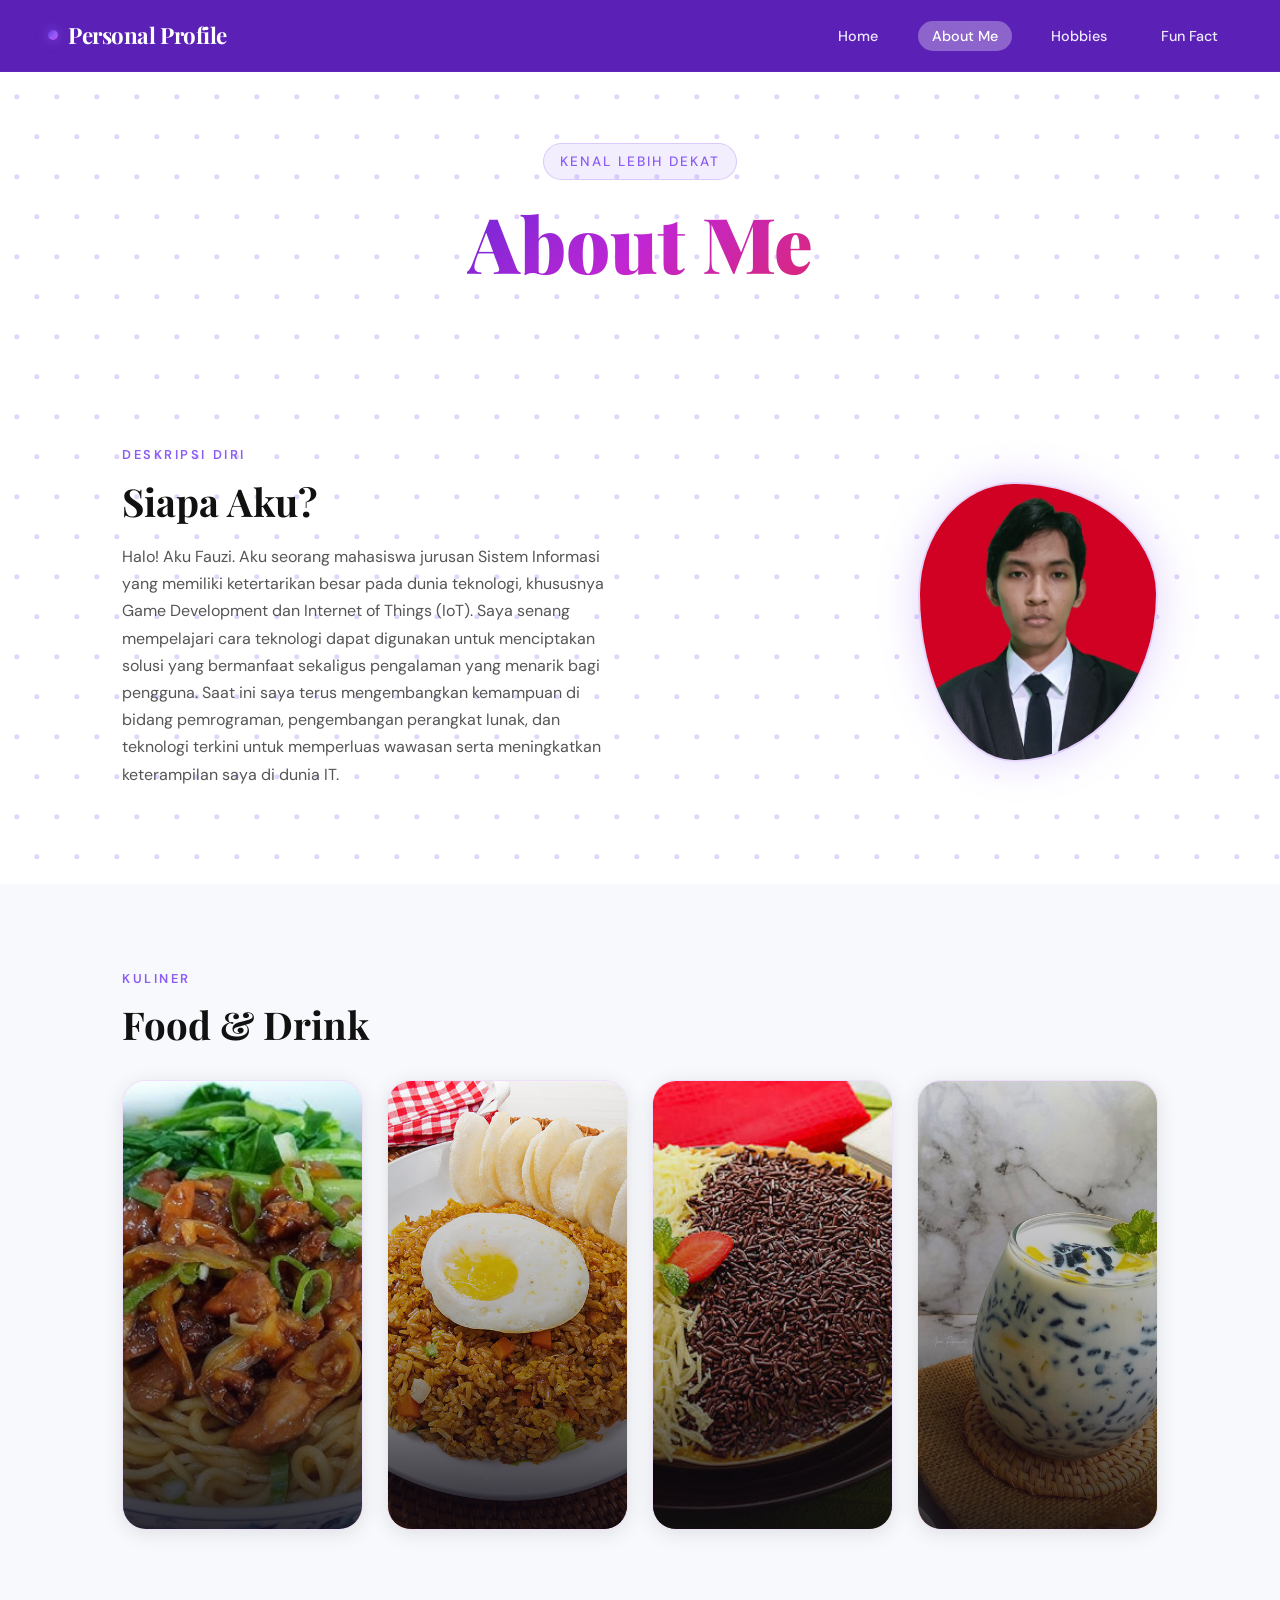
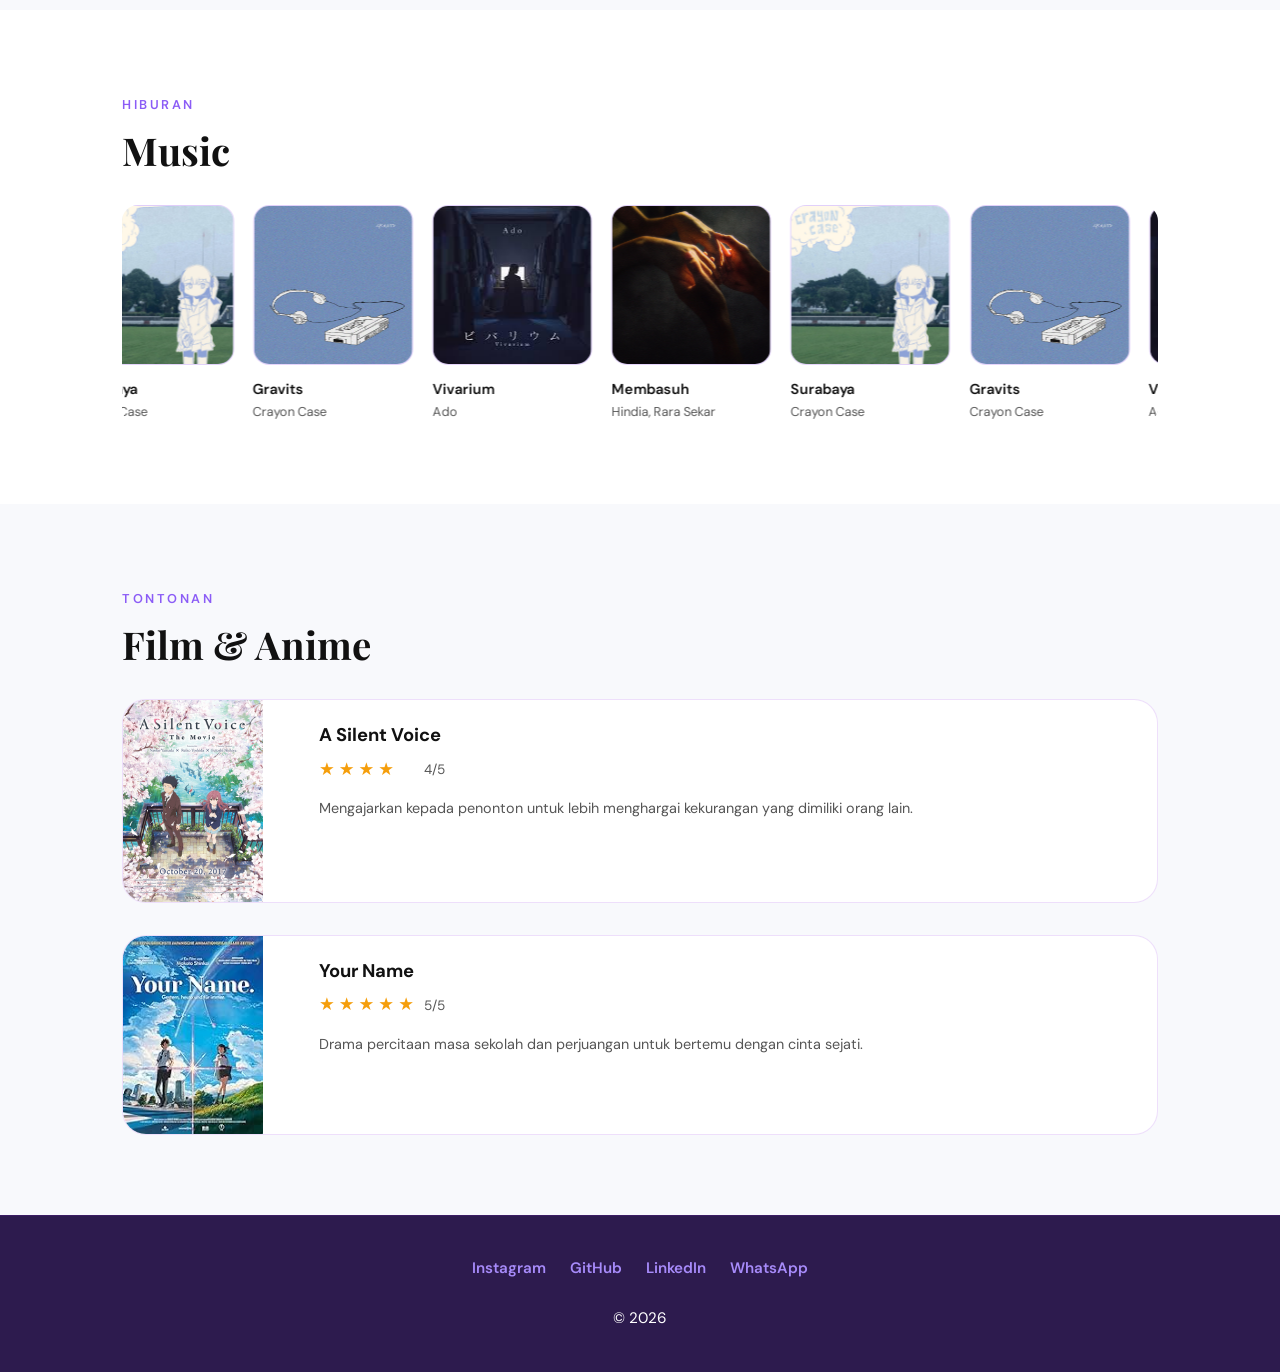
<file: pages/about.html>
<!DOCTYPE html>
<html lang="id">
<head>
  <meta charset="UTF-8" />
  <meta name="viewport" content="width=device-width, initial-scale=1.0" />
  <title>About Me — Fauzi</title>
  <link rel="stylesheet" href="../assets/css/style.css" />
  <link rel="preconnect" href="https://fonts.googleapis.com">
  <link href="https://fonts.googleapis.com/css2?family=Playfair+Display:ital,wght@0,400;0,700;0,900;1,400&family=DM+Sans:wght@300;400;500;600&display=swap" rel="stylesheet">
</head>
<body>

  <nav class="navbar" id="navbar">
    <div class="nav-brand">
      <span class="brand-dot"></span>
      <span>Personal Profile</span>
    </div>
    <button class="nav-toggle" id="navToggle" aria-label="Toggle menu">
      <span></span><span></span><span></span>
    </button>
    <ul class="nav-links" id="navLinks">
      <li><a href="../index.html" class="nav-link">Home</a></li>
      <li><a href="about.html" class="nav-link active">About Me</a></li>
      <li><a href="hobbies.html" class="nav-link">Hobbies</a></li>
      <li><a href="funfact.html" class="nav-link">Fun Fact</a></li>
    </ul>
  </nav>

  <!-- PAGE HERO -->
  <section class="page-hero">
    <div class="hero-bg-orb orb1"></div>
    <div class="hero-bg-orb orb2"></div>
    <div class="page-hero-inner">
      <span class="page-label">Kenal Lebih Dekat</span>
      <h1 class="page-title">About Me</h1>
    </div>
  </section>

  <!-- SELF DESCRIPTION -->
  <section class="about-intro section-pad">
    <div class="container two-col">
      <div class="about-text fade-in">
        <span class="section-label">Deskripsi Diri</span>
        <h2>Siapa Aku?</h2>
        <p>Halo! Aku Fauzi. Aku seorang mahasiswa jurusan Sistem Informasi yang memiliki ketertarikan besar pada dunia teknologi, khususnya Game Development dan Internet of Things (IoT). Saya senang mempelajari cara teknologi dapat digunakan untuk menciptakan solusi yang bermanfaat sekaligus pengalaman yang menarik bagi pengguna. Saat ini saya terus mengembangkan kemampuan di bidang pemrograman, pengembangan perangkat lunak, dan teknologi terkini untuk memperluas wawasan serta meningkatkan keterampilan saya di dunia IT.</p>
      </div>
      <div class="about-photo-wrap fade-in delay-1">
        <div class="photo-frame small">
          <img src="../assets/images/profile.jpg" alt="Foto Fauzi" onerror="this.src=''; this.parentElement.style.background='#1a1525';">
        </div>
      </div>
    </div>
  </section>

  <!-- FOOD & DRINK -->
  <section class="fav-section section-pad alt-bg">
    <div class="container">
      <span class="section-label">Kuliner</span>
      <h2 class="section-title">Food &amp; Drink</h2>
      <div class="flex-accordion">
        <div class="accordion-item">
          <img src="../assets/images/food1.jpg" alt="Makanan 1" onerror="this.src=''; this.parentElement.style.background='#1a1525';">
          <div class="accordion-overlay">
            <h3 class="accordion-title">Mie Ayam</h3>
          </div>
        </div>
        <div class="accordion-item">
          <img src="../assets/images/food2.jpg" alt="Makanan 2" onerror="this.src=''; this.parentElement.style.background='#1a1525';">
          <div class="accordion-overlay">
            <h3 class="accordion-title">Nasi Goreng</h3>
          </div>
        </div>
        <div class="accordion-item">
          <img src="../assets/images/food3.jpg" alt="Makanan 3" onerror="this.src=''; this.parentElement.style.background='#1a1525';">
          <div class="accordion-overlay">
            <h3 class="accordion-title">Martabak</h3>
          </div>
        </div>
        <div class="accordion-item">
          <img src="../assets/images/food4.jpg" alt="Minuman 1" onerror="this.src=''; this.parentElement.style.background='#1a1525';">
          <div class="accordion-overlay">
            <h3 class="accordion-title">Dawet Ireng</h3>
          </div>
        </div>
      </div>
    </div>
  </section>

  <!-- MUSIC -->
  <section class="fav-section section-pad">
    <div class="container">
      <span class="section-label">Hiburan</span>
      <h2 class="section-title">Music</h2>
      <div class="carousel-wrapper fade-in">
        <button class="carousel-btn prev" id="musicPrev">&#8592;</button>
        <div class="carousel-track-outer">
          <div class="carousel-track" id="musicTrack">
            <div class="music-card">
              <div class="music-card-img">
                <img src="../assets/images/music1.jpg" alt="Album 1" onerror="this.src=''; this.parentElement.style.background='#1a1525';">
                <div class="music-overlay"><span class="play-btn">▶</span></div>
              </div>
              <p class="music-title">Gravits</p>
              <p class="music-artist">Crayon Case</p>
            </div>
            <div class="music-card">
              <div class="music-card-img">
                <img src="../assets/images/music2.jpg" alt="Album 2" onerror="this.src=''; this.parentElement.style.background='#1a1525';">
                <div class="music-overlay"><span class="play-btn">▶</span></div>
              </div>
              <p class="music-title">Vivarium</p>
              <p class="music-artist">Ado</p>
            </div>
            <div class="music-card">
              <div class="music-card-img">
                <img src="../assets/images/music3.jpg" alt="Album 3" onerror="this.src=''; this.parentElement.style.background='#1a1525';">
                <div class="music-overlay"><span class="play-btn">▶</span></div>
              </div>
              <p class="music-title">Membasuh</p>
              <p class="music-artist">Hindia, Rara Sekar</p>
            </div>
            <div class="music-card">
              <div class="music-card-img">
                <img src="../assets/images/music4.jpg" alt="Album 4" onerror="this.src=''; this.parentElement.style.background='#1a1525';">
                <div class="music-overlay"><span class="play-btn">▶</span></div>
              </div>
              <p class="music-title">Surabaya</p>
              <p class="music-artist">Crayon Case</p>
            </div>
          </div>
        </div>
        <button class="carousel-btn next" id="musicNext">&#8594;</button>
      </div>
    </div>
  </section>

  <!-- FILM & ANIME -->
  <section class="fav-section section-pad alt-bg">
    <div class="container">
      <span class="section-label">Tontonan</span>
      <h2 class="section-title">Film &amp; Anime</h2>
      <div class="film-list" id="filmList">
        <div class="film-card fade-in">
          <div class="film-poster">
            <img src="../assets/images/film1.jpg" alt="Film 1" onerror="this.src=''; this.parentElement.style.background='#1a1525';">
          </div>
          <div class="film-info">
            <h3>A Silent Voice</h3>
            <div class="film-rating">
              <span class="star filled">★</span><span class="star filled">★</span>
              <span class="star filled">★</span><span class="star filled">★</span>
              <span class="star">★</span>
              <span class="rating-text">4/5</span>
            </div>
            <p class="film-review">Mengajarkan kepada penonton untuk lebih menghargai kekurangan yang dimiliki orang lain.</p>
          </div>
        </div>
        <div class="film-card fade-in delay-1">
          <div class="film-poster">
            <img src="../assets/images/film2.jpg" alt="Film 2" onerror="this.src=''; this.parentElement.style.background='#1a1525';">
          </div>
          <div class="film-info">
            <h3>Your Name</h3>
            <div class="film-rating">
              <span class="star filled">★</span><span class="star filled">★</span>
              <span class="star filled">★</span><span class="star filled">★</span>
              <span class="star filled">★</span>
              <span class="rating-text">5/5</span>
            </div>
            <p class="film-review">Drama percitaan masa sekolah dan perjuangan untuk bertemu dengan cinta sejati.</p>
          </div>
        </div>
      </div>
    </div>
  </section>
    </div>
  </section>

  <footer class="footer">
    <div class="social-links">
      <a href="https://www.instagram.com/al_wahid66?igsh=MWE1YWo3dGhyY2kxNQ==" target="_blank">Instagram</a>
      <a href="https://github.com/faw66" target="_blank">GitHub</a>
      <a href="https://www.linkedin.com/in/fauzi-al-wahid-618b312a2?utm_source=share_via&utm_content=profile&utm_medium=member_android" target="_blank">LinkedIn</a>
      <a href="https://wa.me/6285742940498" target="_blank">WhatsApp</a>
    </div>
    <p>© 2026</p>
  </footer>

  <script src="../assets/js/main.js"></script>
</body>
</html>
</file>
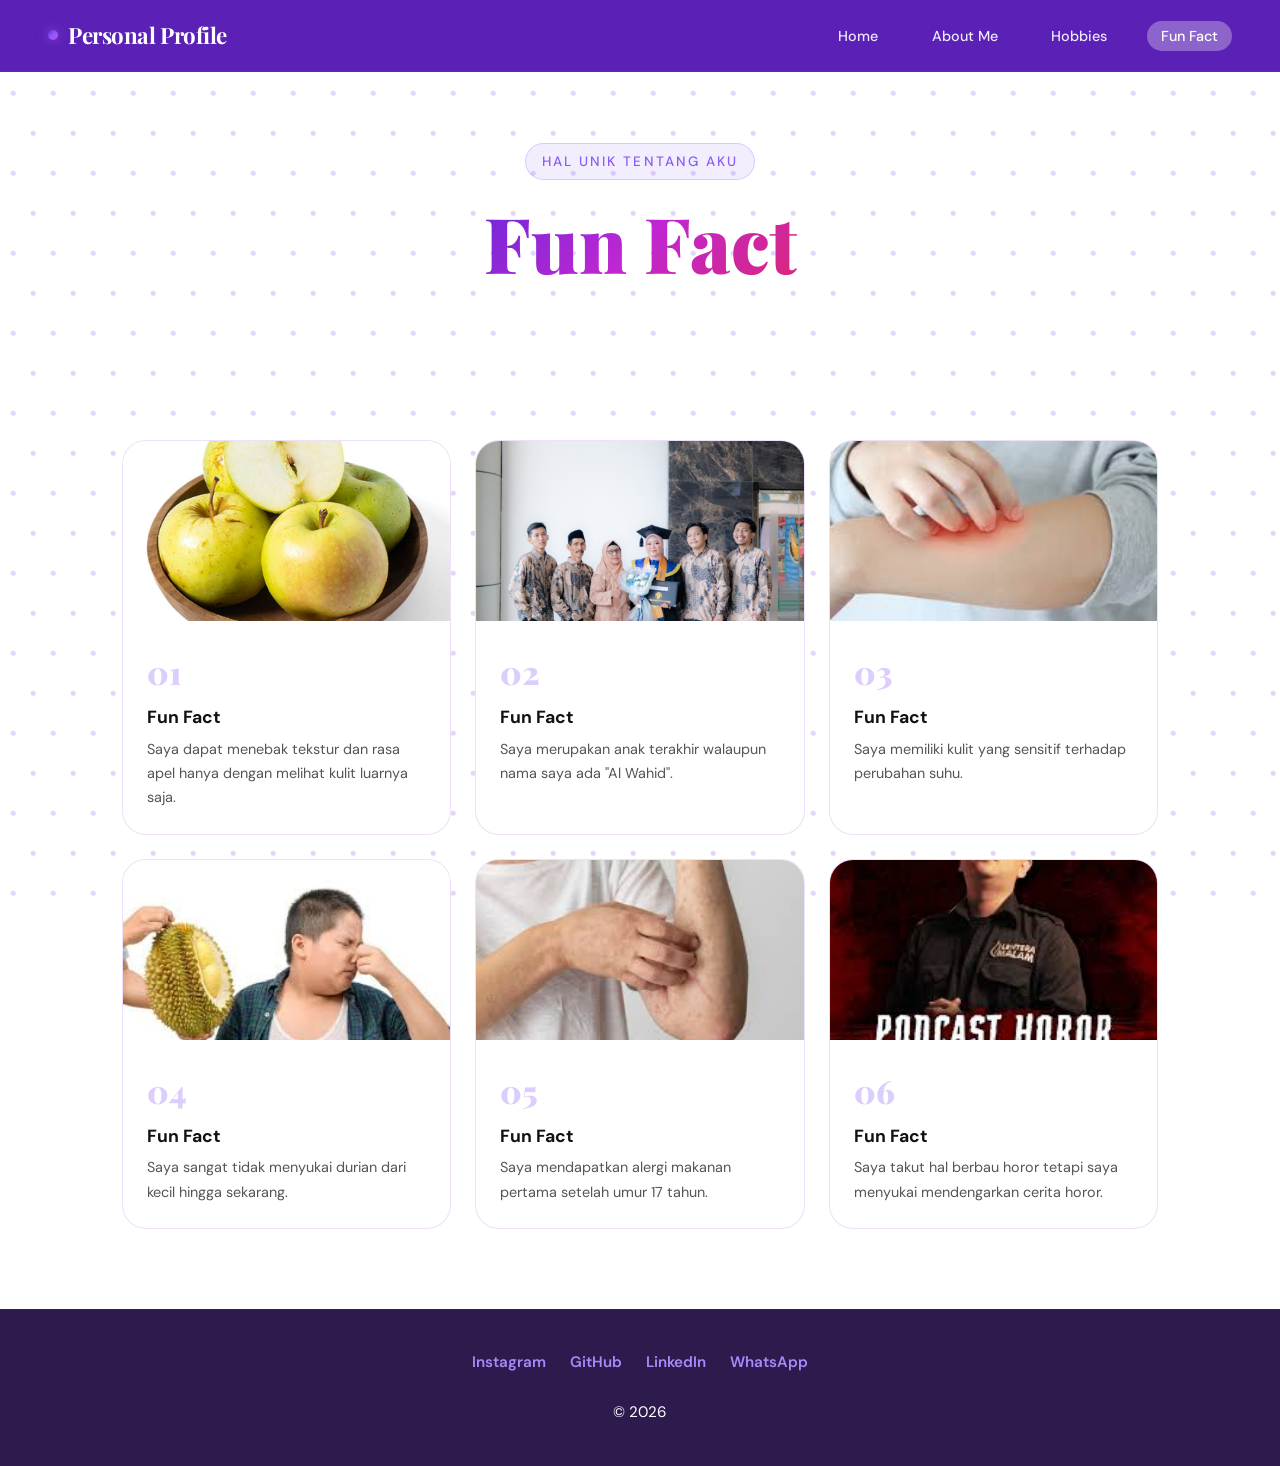
<file: pages/funfact.html>
<!DOCTYPE html>
<html lang="id">
<head>
  <meta charset="UTF-8" />
  <meta name="viewport" content="width=device-width, initial-scale=1.0" />
  <title>Fun Fact — Fauzi</title>
  <link rel="stylesheet" href="../assets/css/style.css" />
  <link rel="preconnect" href="https://fonts.googleapis.com">
  <link href="https://fonts.googleapis.com/css2?family=Playfair+Display:ital,wght@0,400;0,700;0,900;1,400&family=DM+Sans:wght@300;400;500;600&display=swap" rel="stylesheet">
</head>
<body>

  <nav class="navbar" id="navbar">
    <div class="nav-brand">
      <span class="brand-dot"></span>
      <span>Personal Profile</span>
    </div>
    <button class="nav-toggle" id="navToggle" aria-label="Toggle menu">
      <span></span><span></span><span></span>
    </button>
    <ul class="nav-links" id="navLinks">
      <li><a href="../index.html" class="nav-link">Home</a></li>
      <li><a href="about.html" class="nav-link">About Me</a></li>
      <li><a href="hobbies.html" class="nav-link">Hobbies</a></li>
      <li><a href="funfact.html" class="nav-link active">Fun Fact</a></li>
    </ul>
  </nav>

  <section class="page-hero">
    <div class="hero-bg-orb orb1"></div>
    <div class="hero-bg-orb orb2"></div>
    <div class="page-hero-inner">
      <span class="page-label">Hal Unik Tentang Aku</span>
      <h1 class="page-title">Fun Fact</h1>
    </div>
  </section>

  <section class="funfact-section section-pad">
    <div class="container">
      <div class="funfact-grid">

        <div class="funfact-card fade-in">
          <div class="funfact-img">
            <img src="../assets/images/funfact1.jpg" alt="Fun Fact 1" onerror="this.src=''; this.parentElement.style.background='#1a1525';">
          </div>
          <div class="funfact-body">
            <span class="funfact-num">01</span>
            <h3>Fun Fact</h3>
            <p>Saya dapat menebak tekstur dan rasa apel hanya dengan melihat kulit luarnya saja.</p>
          </div>
        </div>

        <div class="funfact-card fade-in delay-1">
          <div class="funfact-img">
            <img src="../assets/images/funfact2.jpg" alt="Fun Fact 2" onerror="this.src=''; this.parentElement.style.background='#1a1525';">
          </div>
          <div class="funfact-body">
            <span class="funfact-num">02</span>
            <h3>Fun Fact</h3>
            <p>Saya merupakan anak terakhir walaupun nama saya ada "Al Wahid".</p>
          </div>
        </div>

        <div class="funfact-card fade-in delay-2">
          <div class="funfact-img">
            <img src="../assets/images/funfact3.jpg" alt="Fun Fact 3" onerror="this.src=''; this.parentElement.style.background='#1a1525';">
          </div>
          <div class="funfact-body">
            <span class="funfact-num">03</span>
            <h3>Fun Fact</h3>
            <p>Saya memiliki kulit yang sensitif terhadap perubahan suhu.</p>
          </div>
        </div>

        <div class="funfact-card fade-in delay-1">
          <div class="funfact-img">
            <img src="../assets/images/funfact4.jpg" alt="Fun Fact 4" onerror="this.src=''; this.parentElement.style.background='#1a1525';">
          </div>
          <div class="funfact-body">
            <span class="funfact-num">04</span>
            <h3>Fun Fact</h3>
            <p>Saya sangat tidak menyukai durian dari kecil hingga sekarang.</p>
          </div>
        </div>

        <div class="funfact-card fade-in delay-2">
          <div class="funfact-img">
            <img src="../assets/images/funfact5.jpg" alt="Fun Fact 5" onerror="this.src=''; this.parentElement.style.background='#1a1525';">
          </div>
          <div class="funfact-body">
            <span class="funfact-num">05</span>
            <h3>Fun Fact</h3>
            <p>Saya mendapatkan alergi makanan pertama setelah umur 17 tahun.</p>
          </div>
        </div>

        <div class="funfact-card fade-in delay-3">
          <div class="funfact-img">
            <img src="../assets/images/funfact6.jpg" alt="Fun Fact 6" onerror="this.src=''; this.parentElement.style.background='#1a1525';">
          </div>
          <div class="funfact-body">
            <span class="funfact-num">06</span>
            <h3>Fun Fact</h3>
            <p>Saya takut hal berbau horor tetapi saya menyukai mendengarkan cerita horor.</p>
          </div>
        </div>

      </div>
    </div>
  </section>

  <footer class="footer">
    <div class="social-links">
      <a href="https://www.instagram.com/al_wahid66?igsh=MWE1YWo3dGhyY2kxNQ==" target="_blank">Instagram</a>
      <a href="https://github.com/faw66" target="_blank">GitHub</a>
      <a href="https://www.linkedin.com/in/fauzi-al-wahid-618b312a2?utm_source=share_via&utm_content=profile&utm_medium=member_android" target="_blank">LinkedIn</a>
      <a href="https://wa.me/6285742940498" target="_blank">WhatsApp</a>
    </div>
    <p>© 2026</p>
  </footer>

  <script src="../assets/js/main.js"></script>
</body>
</html>
</file>
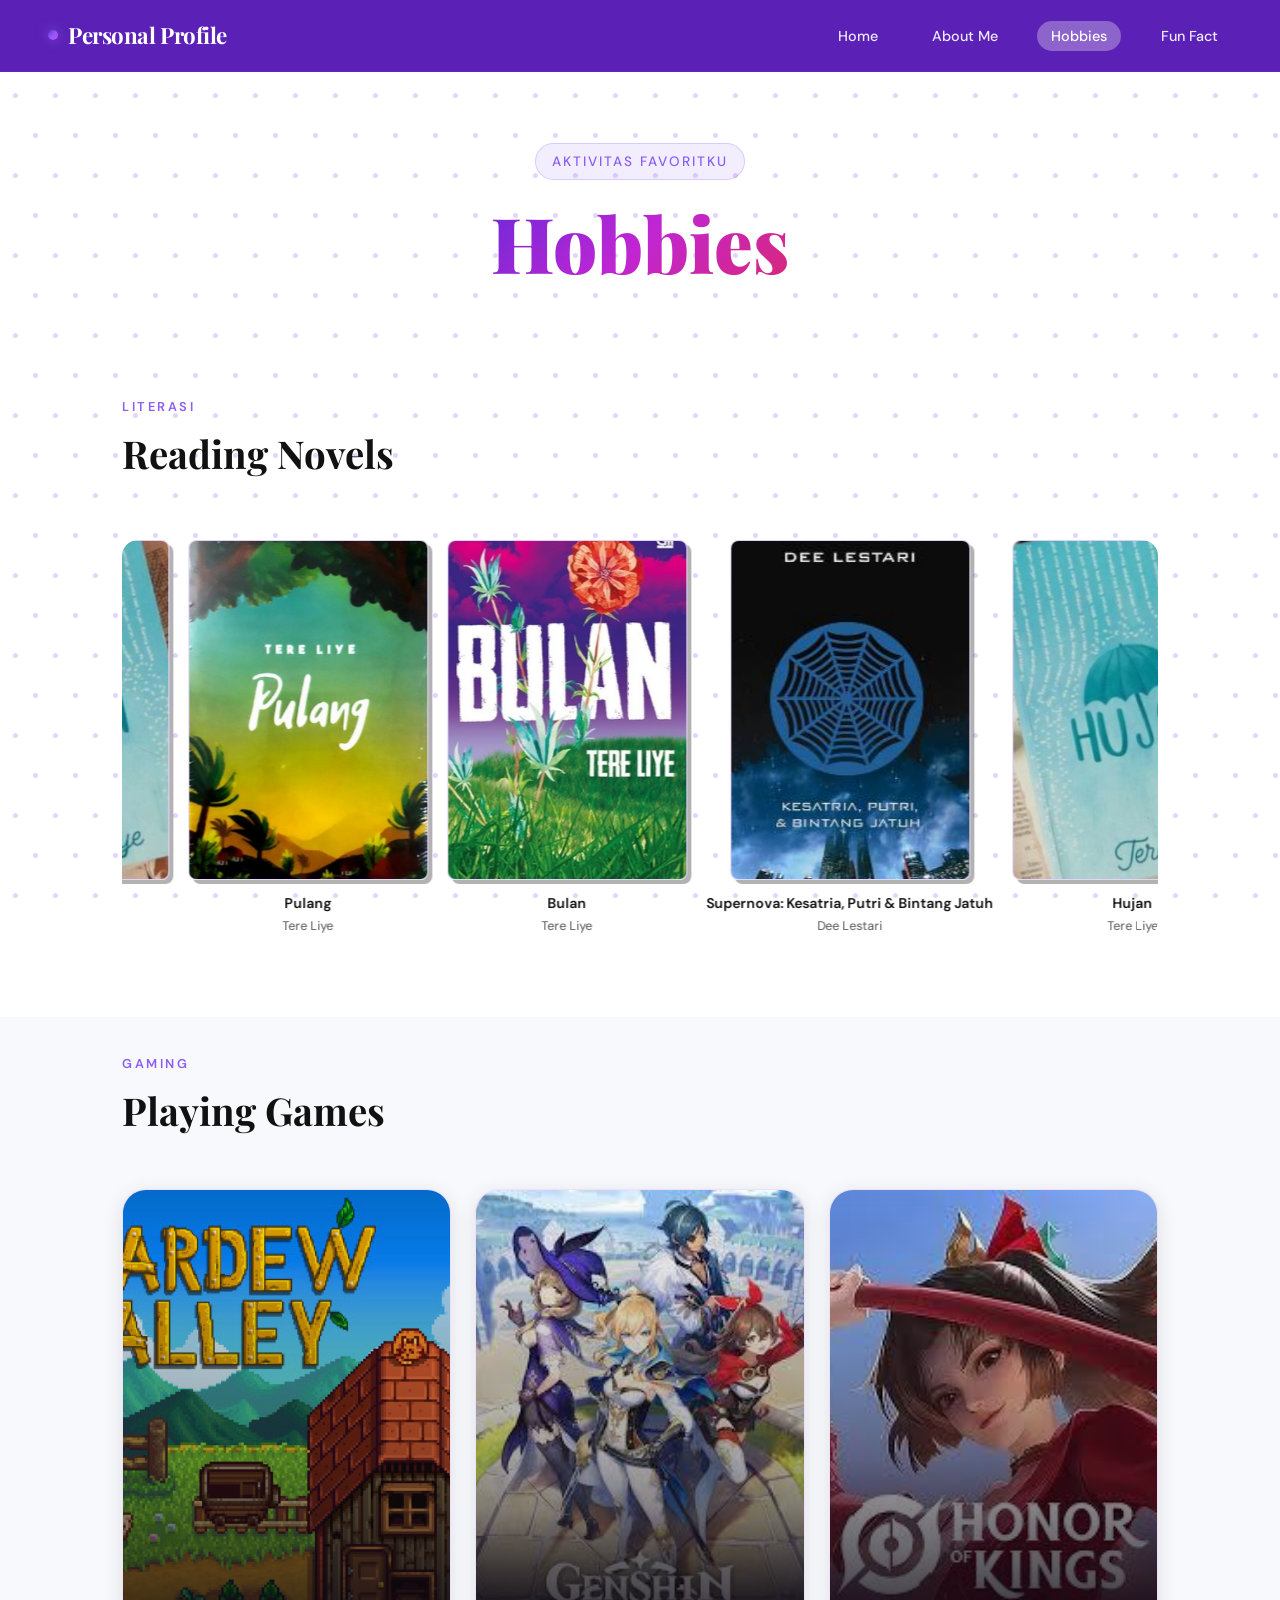
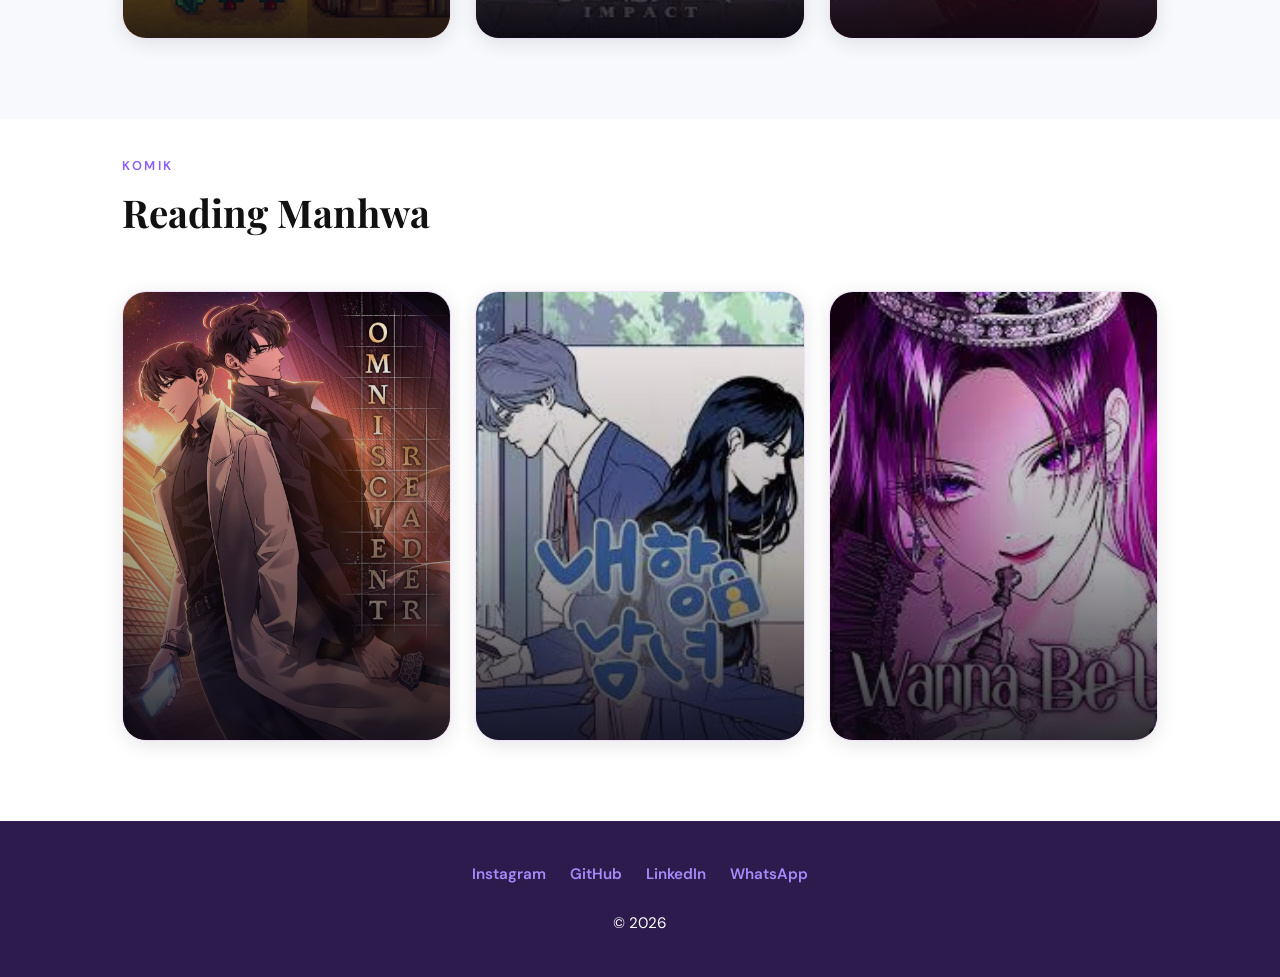
<file: pages/hobbies.html>
<!DOCTYPE html>
<html lang="id">
<head>
  <meta charset="UTF-8" />
  <meta name="viewport" content="width=device-width, initial-scale=1.0" />
  <title>Hobbies — Fauzi</title>
  <link rel="stylesheet" href="../assets/css/style.css" />
  <link rel="preconnect" href="https://fonts.googleapis.com">
  <link href="https://fonts.googleapis.com/css2?family=Playfair+Display:ital,wght@0,400;0,700;0,900;1,400&family=DM+Sans:wght@300;400;500;600&display=swap" rel="stylesheet">
</head>
<body>

  <nav class="navbar" id="navbar">
    <div class="nav-brand">
      <span class="brand-dot"></span>
      <span>Personal Profile</span>
    </div>
    <button class="nav-toggle" id="navToggle" aria-label="Toggle menu">
      <span></span><span></span><span></span>
    </button>
    <ul class="nav-links" id="navLinks">
      <li><a href="../index.html" class="nav-link">Home</a></li>
      <li><a href="about.html" class="nav-link">About Me</a></li>
      <li><a href="hobbies.html" class="nav-link active">Hobbies</a></li>
      <li><a href="funfact.html" class="nav-link">Fun Fact</a></li>
    </ul>
  </nav>

  <section class="page-hero">
    <div class="hero-bg-orb orb1"></div>
    <div class="hero-bg-orb orb2"></div>
    <div class="page-hero-inner">
      <span class="page-label">Aktivitas Favoritku</span>
      <h1 class="page-title">Hobbies</h1>
    </div>
  </section>

  <!-- READING NOVELS -->
  <section class="hobby-section section-pad">
    <div class="container">
      <div class="hobby-header fade-in">
        <div>
          <span class="section-label">Literasi</span>
          <h2 class="section-title">Reading Novels</h2>
        </div>
      </div>
      <div class="carousel-wrapper book-carousel">
        <button class="carousel-btn prev" id="novelPrev">&#8592;</button>
        <div class="carousel-track-outer">
          <div class="carousel-track" id="novelTrack">
            <div class="book-card">
              <div class="book-cover">
                <img src="../assets/images/novel1.jpg" alt="Novel 1" onerror="this.style.display='none'; this.nextElementSibling.style.display='flex'">
                <div class="photo-placeholder" style="display:none">📖</div>
              </div>
              <p class="book-title">Pulang</p>
              <p class="book-author">Tere Liye</p>
            </div>
            <div class="book-card">
              <div class="book-cover">
                <img src="../assets/images/novel2.jpg" alt="Novel 2" onerror="this.style.display='none'; this.nextElementSibling.style.display='flex'">
                <div class="photo-placeholder" style="display:none">📚</div>
              </div>
              <p class="book-title">Bulan</p>
              <p class="book-author">Tere Liye</p>
            </div>
            <div class="book-card">
              <div class="book-cover">
                <img src="../assets/images/novel3.jpg" alt="Novel 3" onerror="this.style.display='none'; this.nextElementSibling.style.display='flex'">
                <div class="photo-placeholder" style="display:none">📝</div>
              </div>
              <p class="book-title">Supernova: Kesatria, Putri & Bintang Jatuh</p>
              <p class="book-author">Dee Lestari</p>
            </div>
            <div class="book-card">
              <div class="book-cover">
                <img src="../assets/images/novel4.jpg" alt="Novel 4" onerror="this.style.display='none'; this.nextElementSibling.style.display='flex'">
                <div class="photo-placeholder" style="display:none">🔖</div>
              </div>
              <p class="book-title">Hujan</p>
              <p class="book-author">Tere Liye</p>
            </div>
          </div>
        </div>
        <button class="carousel-btn next" id="novelNext">&#8594;</button>
      </div>
    </div>
  </section>

  <!-- PLAYING GAMES -->
  <section class="hobby-section section-pad alt-bg">
    <div class="container">
      <div class="hobby-header" style="margin-bottom: 1.5rem;">
        <div>
          <span class="section-label">Gaming</span>
          <h2 class="section-title">Playing Games</h2>
        </div>
      </div>
      
      <div class="flex-accordion">
        <div class="accordion-item">
          <img src="../assets/images/game1.jpg" alt="Game 1" onerror="this.src=''; this.parentElement.style.background='#1a1525';">
          <div class="accordion-overlay">
            <h3 class="accordion-title">Casual Games</h3>
          </div>
        </div>
        <div class="accordion-item">
          <img src="../assets/images/game2.jpg" alt="Game 2" onerror="this.src=''; this.parentElement.style.background='#1a1525';">
          <div class="accordion-overlay">
            <h3 class="accordion-title">RPG Games</h3>
          </div>
        </div>
        <div class="accordion-item">
          <img src="../assets/images/game3.jpg" alt="Game 3" onerror="this.src=''; this.parentElement.style.background='#1a1525';">
          <div class="accordion-overlay">
            <h3 class="accordion-title">Strategy Games</h3>
          </div>
        </div>
      </div>
    </div>
  </section>

  <!-- READING MANHWA -->
  <section class="hobby-section section-pad">
    <div class="container">
      <div class="hobby-header" style="margin-bottom: 1.5rem;">
        <div>
          <span class="section-label">Komik</span>
          <h2 class="section-title">Reading Manhwa</h2>
        </div>
      </div>
      
      <div class="flex-accordion">
        <div class="accordion-item">
          <img src="../assets/images/manhwa1.jpg" alt="Manhwa 1" onerror="this.src=''; this.parentElement.style.background='#1a1525';">
          <div class="accordion-overlay">
            <h3 class="accordion-title">Action Fantasy</h3>
          </div>
        </div>
        <div class="accordion-item">
          <img src="../assets/images/manhwa2.jpg" alt="Manhwa 2" onerror="this.src=''; this.parentElement.style.background='#1a1525';">
          <div class="accordion-overlay">
            <h3 class="accordion-title">Romance</h3>
          </div>
        </div>
        <div class="accordion-item">
          <img src="../assets/images/manhwa3.jpg" alt="Manhwa 3" onerror="this.src=''; this.parentElement.style.background='#1a1525';">
          <div class="accordion-overlay">
            <h3 class="accordion-title">Historical</h3>
          </div>
        </div>
      </div>
    </div>
  </section>

  <footer class="footer">
    <div class="social-links">
      <a href="https://www.instagram.com/al_wahid66?igsh=MWE1YWo3dGhyY2kxNQ==" target="_blank">Instagram</a>
      <a href="https://github.com/faw66" target="_blank">GitHub</a>
      <a href="https://www.linkedin.com/in/fauzi-al-wahid-618b312a2?utm_source=share_via&utm_content=profile&utm_medium=member_android" target="_blank">LinkedIn</a>
      <a href="https://wa.me/6285742940498" target="_blank">WhatsApp</a>
    </div>
    <p>© 2026</p>
  </footer>

  <script src="../assets/js/main.js"></script>
</body>
</html>
</file>
<file: assets/css/style.css>
/* ============================================
   FAUZI PERSONAL WEBSITE — MAIN STYLESHEET
   Theme: Deep Purple · White · Black
   ============================================ */

/* --- CSS VARIABLES --- */
:root {
  --clr-bg:        #ffffff;
  --clr-bg2:       #f8f9fc;
  --clr-surface:   #ffffff;
  --clr-card:      #ffffff;
  --clr-border:    rgba(138, 43, 226, 0.15);

  --clr-purple-900: #2d1b4e;
  --clr-purple-700: #5b21b6;
  --clr-purple-500: #8b5cf6;
  --clr-purple-400: #8b5cf6;
  --clr-purple-300: #a78bfa;
  --clr-purple-100: #ede9fe;

  --clr-white:     #111111;
  --clr-muted:     #555555;
  --clr-text:      #333333;

  --grad-primary:  linear-gradient(135deg, #6d28d9 0%, #8b5cf6 50%, #d946ef 100%);
  --grad-soft:     linear-gradient(135deg, #f5f3ff 0%, #ede9fe 100%);
  --grad-glow:     radial-gradient(ellipse at center, rgba(139, 92, 246, 0.15) 0%, transparent 70%);
  --grad-text:     linear-gradient(135deg, #6d28d9, #c026d3, #db2777);

  --font-display:  'Playfair Display', Georgia, serif;
  --font-body:     'DM Sans', system-ui, sans-serif;

  --radius-sm:    8px;
  --radius-md:    16px;
  --radius-lg:    24px;
  --radius-xl:    40px;

  --shadow-sm:    0 2px 12px rgba(0,0,0,0.4);
  --shadow-md:    0 8px 32px rgba(0,0,0,0.5);
  --shadow-glow:  0 0 40px rgba(139, 92, 246, 0.25);

  --transition:   all 0.3s cubic-bezier(0.4, 0, 0.2, 1);
  --nav-h:        72px;
}

/* --- RESET & BASE --- */
*, *::before, *::after { box-sizing: border-box; margin: 0; padding: 0; }

html { scroll-behavior: smooth; }

body {
  background-color: var(--clr-bg);
  color: var(--clr-text);
  font-family: var(--font-body);
  font-size: 16px;
  line-height: 1.7;
  overflow-x: hidden;
}

img { max-width: 100%; display: block; }
a { text-decoration: none; color: inherit; }
ul { list-style: none; }

/* --- SCROLLBAR --- */
::-webkit-scrollbar { width: 6px; }
::-webkit-scrollbar-track { background: var(--clr-bg); }
::-webkit-scrollbar-thumb { background: var(--clr-purple-700); border-radius: 99px; }

/* === TYPOGRAPHY === */
h1, h2, h3 { font-family: var(--font-display); line-height: 1.2; }

/* ============================================
   NAVBAR
   ============================================ */
.navbar {
  position: fixed;
  top: 0; left: 0; right: 0;
  z-index: 999;
  height: var(--nav-h);
  display: flex;
  align-items: center;
  justify-content: space-between;
  padding: 0 clamp(1rem, 4vw, 3rem);
  background: var(--clr-purple-700);
  backdrop-filter: blur(20px);
  border-bottom: 1px solid var(--clr-border);
  transition: var(--transition);
}

.navbar.scrolled {
  background: var(--clr-purple-900);
  box-shadow: 0 4px 30px rgba(0,0,0,0.05);
}

.nav-brand {
  display: flex;
  align-items: center;
  gap: 10px;
  font-family: var(--font-display);
  font-size: 1.4rem;
  font-weight: 700;
  letter-spacing: -0.02em;
  color: #ffffff;
}

.brand-dot {
  width: 10px; height: 10px;
  border-radius: 50%;
  background: var(--grad-primary);
  box-shadow: 0 0 12px rgba(139, 92, 246, 0.7);
  animation: pulse 2s infinite;
}

@keyframes pulse {
  0%, 100% { transform: scale(1); opacity: 1; }
  50% { transform: scale(1.3); opacity: 0.7; }
}

.nav-links {
  display: flex;
  gap: clamp(0.5rem, 2vw, 2rem);
  align-items: center;
}

.nav-link {
  font-size: 0.9rem;
  font-weight: 500;
  color: var(--clr-purple-100);
  padding: 6px 14px;
  border-radius: 999px;
  transition: var(--transition);
  position: relative;
}

.nav-link:hover, .nav-link.active {
  color: #ffffff;
  background: rgba(255, 255, 255, 0.2);
}

.nav-link.active {
  background: rgba(255, 255, 255, 0.3);
  color: #ffffff;
}

/* Hamburger */
.nav-toggle {
  display: none;
  flex-direction: column;
  gap: 5px;
  background: none;
  border: none;
  cursor: pointer;
  padding: 6px;
}

.nav-toggle span {
  display: block;
  width: 24px; height: 2px;
  background: #ffffff;
  border-radius: 2px;
  transition: var(--transition);
}

.nav-toggle.open span:nth-child(1) { transform: translateY(7px) rotate(45deg); }
.nav-toggle.open span:nth-child(2) { opacity: 0; }
.nav-toggle.open span:nth-child(3) { transform: translateY(-7px) rotate(-45deg); }

/* ============================================
   HERO — LANDING PAGE
   ============================================ */
.hero {
  min-height: 70vh;
  padding: calc(var(--nav-h) + 4rem) clamp(1rem, 5vw, 4rem) 2rem;
  position: relative;
  display: flex;
  align-items: center;
  overflow: hidden;
}

/* Background orbs */
.hero-bg-orb {
  position: absolute;
  border-radius: 50%;
  filter: blur(80px);
  pointer-events: none;
  z-index: 0;
}
.orb1 { width: 500px; height: 500px; background: rgba(109, 40, 217, 0.05); top: -100px; right: -100px; display: none; }
.orb2 { width: 400px; height: 400px; background: rgba(99, 7, 202, 0.05); bottom: 0; left: -150px; display: none; }
.orb3 { width: 300px; height: 300px; background: rgba(244, 63, 94, 0.05); top: 50%; left: 40%; display: none; }

.hero-content {
  position: relative;
  z-index: 1;
  display: flex;
  align-items: center;
  justify-content: space-between;
  gap: 3rem;
  width: 100%;
  max-width: 1200px;
  margin: 0 auto;
}

.hero-text {
  flex: 1;
  animation: fadeSlideIn 0.8s ease forwards;
}

.hero-greeting {
  font-size: clamp(1rem, 2vw, 1.2rem);
  color: var(--clr-purple-400);
  font-weight: 500;
  letter-spacing: 0.1em;
  text-transform: uppercase;
  margin-bottom: 0.5rem;
}

.hero-name {
  font-size: clamp(3rem, 8vw, 7rem);
  font-weight: 900;
  letter-spacing: -0.03em;
  line-height: 1;
  background: var(--grad-text);
  -webkit-background-clip: text;
  -webkit-text-fill-color: transparent;
  background-clip: text;
  margin-bottom: 1.5rem;
}

.hero-quote-wrap {
  display: flex;
  align-items: flex-start;
  gap: 8px;
  margin-bottom: 2.5rem;
  max-width: 480px;
}

.quote-mark {
  font-family: var(--font-display);
  font-size: 2.5rem;
  color: var(--clr-purple-500);
  line-height: 1;
  flex-shrink: 0;
}

.hero-quote {
  font-size: clamp(0.95rem, 1.5vw, 1.1rem);
  color: var(--clr-muted);
  font-style: italic;
  padding-top: 6px;
  transition: opacity 0.4s;
}

.hero-cta {
  display: flex;
  gap: 1rem;
  flex-wrap: wrap;
}

/* Buttons */
.btn-primary, .btn-secondary {
  padding: 14px 32px;
  border-radius: 999px;
  font-weight: 600;
  font-size: 0.95rem;
  transition: var(--transition);
  cursor: pointer;
  border: none;
  display: inline-block;
}

.btn-primary {
  background: var(--grad-primary);
  color: #fff;
  box-shadow: 0 4px 20px rgba(124, 58, 237, 0.4);
}

.btn-primary:hover {
  transform: translateY(-2px);
  box-shadow: 0 8px 30px rgba(124, 58, 237, 0.6);
}

.btn-secondary {
  background: transparent;
  color: var(--clr-purple-300);
  border: 1.5px solid var(--clr-purple-700);
}

.btn-secondary:hover {
  background: rgba(139, 92, 246, 0.1);
  transform: translateY(-2px);
}

/* Hero Photo */
.hero-photo {
  flex: 0 0 auto;
  position: relative;
  animation: fadeSlideIn 0.8s 0.2s ease both;
}

.photo-frame {
  width: 300px; height: 340px;
  border-radius: 40% 60% 60% 40% / 40% 40% 60% 60%;
  overflow: hidden;
  background: var(--grad-soft);
  border: 2px solid var(--clr-border);
  box-shadow: var(--shadow-glow);
  position: relative;
}

.photo-frame img {
  width: 100%; height: 100%;
  object-fit: cover;
  object-position: top center;
}

.photo-frame.small {
  width: 240px; height: 280px;
}

.photo-placeholder {
  display: flex;
  flex-direction: column;
  align-items: center;
  justify-content: center;
  gap: 12px;
  height: 100%;
  padding: 1.5rem;
  text-align: center;
}

.placeholder-icon { font-size: 3rem; }

.photo-placeholder p {
  font-size: 0.8rem;
  color: var(--clr-muted);
  line-height: 1.5;
}

.photo-placeholder code {
  background: rgba(139, 92, 246, 0.2);
  padding: 2px 8px;
  border-radius: 4px;
  font-size: 0.75rem;
  color: var(--clr-purple-300);
}

.photo-deco {
  position: absolute;
  width: 100%; height: 100%;
  top: 12px; left: 12px;
  border-radius: 40% 60% 60% 40% / 40% 40% 60% 60%;
  border: 2px dashed rgba(139, 92, 246, 0.3);
  z-index: -1;
}

/* Scroll indicator */
.scroll-indicator {
  position: absolute;
  bottom: 2rem; left: 50%;
  transform: translateX(-50%);
  display: flex;
  flex-direction: column;
  align-items: center;
  gap: 8px;
  opacity: 0.5;
  z-index: 1;
}

.scroll-line {
  width: 1px; height: 50px;
  background: linear-gradient(to bottom, var(--clr-purple-500), transparent);
  animation: scrollAnim 1.5s ease-in-out infinite;
}

.scroll-indicator span { font-size: 0.7rem; letter-spacing: 0.15em; text-transform: uppercase; }

@keyframes scrollAnim {
  0% { transform: scaleY(0); transform-origin: top; }
  50% { transform: scaleY(1); transform-origin: top; }
  51% { transform: scaleY(1); transform-origin: bottom; }
  100% { transform: scaleY(0); transform-origin: bottom; }
}

/* ============================================
   PAGE HERO (inner pages)
   ============================================ */
.page-hero {
  min-height: 40vh;
  padding: calc(var(--nav-h) + 3rem) clamp(1rem, 5vw, 4rem) 3rem;
  position: relative;
  display: flex;
  align-items: center;
  justify-content: center;
  overflow: hidden;
  text-align: center;
}

.page-hero-inner {
  position: relative;
  z-index: 1;
  animation: fadeSlideIn 0.7s ease both;
}

.page-label {
  display: inline-block;
  font-size: 0.85rem;
  font-weight: 500;
  letter-spacing: 0.15em;
  text-transform: uppercase;
  color: var(--clr-purple-400);
  margin-bottom: 1rem;
  padding: 6px 16px;
  background: rgba(139, 92, 246, 0.1);
  border-radius: 999px;
  border: 1px solid rgba(139, 92, 246, 0.25);
}

.page-title {
  font-size: clamp(2.5rem, 6vw, 5rem);
  font-weight: 900;
  background: var(--grad-text);
  -webkit-background-clip: text;
  -webkit-text-fill-color: transparent;
  background-clip: text;
}

/* ============================================
   LAYOUT HELPERS
   ============================================ */
.container { max-width: 1100px; margin: 0 auto; padding: 0 clamp(1rem, 4vw, 2rem); }

.section-pad { padding: 5rem clamp(1rem, 4vw, 2rem); }

.alt-bg { background: var(--clr-bg2); }

.two-col {
  display: grid;
  grid-template-columns: 1fr auto;
  gap: 3rem;
  align-items: center;
}

.section-label {
  display: inline-block;
  font-size: 0.8rem;
  font-weight: 600;
  letter-spacing: 0.2em;
  text-transform: uppercase;
  color: var(--clr-purple-400);
  margin-bottom: 0.75rem;
}

.section-title {
  font-size: clamp(1.6rem, 3vw, 2.5rem);
  font-weight: 700;
  margin-bottom: 2rem;
  color: var(--clr-white);
}

/* ============================================
   CAROUSEL — UNIVERSAL
   ============================================ */
.carousel-wrapper {
  position: relative;
  display: flex;
  align-items: center;
  gap: 1rem;
}

.carousel-track-outer {
  flex: 1;
  overflow: hidden;
  border-radius: var(--radius-md);
}

.carousel-track {
  display: flex;
  gap: 1.2rem;
  transition: transform 0.5s cubic-bezier(0.4, 0, 0.2, 1);
  will-change: transform;
}

.carousel-btn {
  flex-shrink: 0;
  width: 44px; height: 44px;
  border-radius: 50%;
  background: rgba(139, 92, 246, 0.15);
  border: 1px solid var(--clr-border);
  color: var(--clr-purple-300);
  font-size: 1.1rem;
  cursor: pointer;
  transition: var(--transition);
  display: flex;
  align-items: center;
  justify-content: center;
  z-index: 2;
}

.carousel-btn:hover {
  background: rgba(139, 92, 246, 0.35);
  transform: scale(1.1);
}

/* ============================================
   PROJECT CARDS
   ============================================ */
.section-projects {
  padding: 0;
  overflow: hidden;
}

.section-header {
  text-align: center;
  margin-bottom: 2.5rem;
  padding: 0 clamp(1rem, 4vw, 2rem);
}

.section-header .section-label { display: block; }

.project-card {
  min-width: 280px;
  background: var(--clr-card);
  border: 1px solid var(--clr-border);
  border-radius: var(--radius-lg);
  overflow: hidden;
  transition: var(--transition);
  cursor: pointer;
  flex-shrink: 0;
  display: flex;
  flex-direction: column;
}

.project-card:hover {
  transform: translateY(-6px);
  border-color: var(--clr-purple-500);
  box-shadow: var(--shadow-glow);
}

.project-card-img {
  height: 380px;
  background: var(--grad-soft);
  overflow: hidden;
}

.project-card-img img {
  width: 100%; height: 100%;
  object-fit: cover;
  transition: transform 0.4s ease;
}

.project-card:hover .project-card-img img { transform: scale(1.05); }

.proj-img-placeholder {
  width: 100%; height: 100%;
  display: flex;
  align-items: center;
  justify-content: center;
  font-size: 2.5rem;
  background: var(--grad-soft);
}

.project-card-body { 
  padding: 1.2rem 1.4rem; 
  display: flex;
  flex-direction: column;
  flex: 1;
}

.proj-tag {
  font-size: 0.75rem;
  font-weight: 600;
  letter-spacing: 0.1em;
  text-transform: uppercase;
  color: var(--clr-purple-400);
  background: rgba(139, 92, 246, 0.1);
  padding: 3px 10px;
  border-radius: 999px;
}

.project-card-body h3 {
  font-size: 1.05rem;
  color: var(--clr-white);
  margin: 0.6rem 0 0.4rem;
  font-family: var(--font-body);
  font-weight: 600;
}

.project-desc {
  font-size: 0.85rem;
  color: var(--clr-muted);
  display: -webkit-box;
  -webkit-line-clamp: 3;
  -webkit-box-orient: vertical;
  overflow: hidden;
  flex: 1;
  margin-bottom: 0.5rem;
}

.project-card.expanded .project-desc {
  -webkit-line-clamp: unset;
}

.see-more-btn {
  background: none;
  border: none;
  color: var(--clr-purple-400);
  font-size: 0.8rem;
  cursor: pointer;
  padding: 0;
  text-align: left;
  font-weight: 600;
  margin-top: auto;
}

.see-more-btn:hover {
  text-decoration: underline;
  color: var(--clr-purple-300);
}

/* ============================================
   MARQUEE
   ============================================ */
.marquee-wrap {
  overflow: hidden;
  padding: 1.5rem 0;
  background: rgba(139, 92, 246, 0.05);
  margin-top: 3rem;
  border-top: 1px solid var(--clr-border);
  border-bottom: 1px solid var(--clr-border);
}

.marquee-track {
  display: flex;
  gap: 2rem;
  white-space: nowrap;
  animation: marqueeScroll 20s linear infinite;
  width: max-content;
}

.marquee-wrap.reverse .marquee-track {
  animation-direction: reverse;
}

.marquee-track span {
  font-size: 0.85rem;
  font-weight: 500;
  color: var(--clr-purple-400);
  letter-spacing: 0.05em;
}

@keyframes marqueeScroll {
  0% { transform: translateX(0); }
  100% { transform: translateX(-50%); }
}

/* ============================================
   TEASE CARDS (Landing page quick links)
   ============================================ */
.section-tease {
  padding: 5rem clamp(1rem, 4vw, 2rem);
  background: var(--clr-bg2);
}

.tease-grid {
  display: grid;
  grid-template-columns: repeat(auto-fit, minmax(220px, 1fr));
  gap: 1.5rem;
  max-width: 1100px;
  margin: 0 auto;
}

.tease-card {
  background: var(--clr-card);
  border: 1px solid var(--clr-border);
  border-radius: var(--radius-lg);
  padding: 2rem 1.5rem;
  display: flex;
  flex-direction: column;
  gap: 0.75rem;
  transition: var(--transition);
  position: relative;
  overflow: hidden;
}

.tease-card::before {
  content: '';
  position: absolute;
  top: 0; left: 0; right: 0;
  height: 2px;
  background: var(--grad-primary);
  transform: scaleX(0);
  transition: transform 0.3s ease;
}

.tease-card:hover { transform: translateY(-4px); box-shadow: var(--shadow-glow); border-color: var(--clr-purple-500); }
.tease-card:hover::before { transform: scaleX(1); }

.tease-icon { font-size: 2.2rem; }

.tease-card h3 {
  font-size: 1.15rem;
  font-weight: 700;
  color: var(--clr-white);
  font-family: var(--font-body);
}

.tease-card p { font-size: 0.9rem; color: var(--clr-muted); }

.tease-arrow {
  font-size: 1.2rem;
  color: var(--clr-purple-400);
  transition: transform 0.3s ease;
  display: block;
}

.tease-card:hover .tease-arrow { transform: translateX(6px); }

/* ============================================
   ABOUT PAGE
   ============================================ */
.about-intro .container { max-width: 1100px; margin: 0 auto; }

.about-text h2 {
  font-size: clamp(1.8rem, 3vw, 2.5rem);
  color: var(--clr-white);
  margin-bottom: 1.2rem;
}

.about-text p { color: var(--clr-muted); margin-bottom: 1rem; max-width: 500px; }

.parents-wrap {
  display: flex;
  align-items: flex-start;
  gap: 2rem;
  flex-wrap: wrap;
}

.parent-card {
  text-align: center;
  flex-shrink: 0;
}

.parent-photo {
  width: 220px; height: 220px;
  border-radius: var(--radius-md);
  overflow: hidden;
  background: var(--grad-soft);
  border: 2px solid var(--clr-border);
  margin-bottom: 0.6rem;
}

.parent-photo img { width: 100%; height: 100%; object-fit: cover; }

.parent-label {
  font-weight: 600;
  color: var(--clr-purple-300);
  font-size: 0.9rem;
}

.parents-desc {
  flex: 1;
  min-width: 200px;
  color: var(--clr-muted);
  padding-top: 1rem;
  font-size: 0.95rem;
}

.family-block { margin-bottom: 3rem; }

.family-sub {
  font-size: 1.1rem;
  font-weight: 600;
  color: var(--clr-purple-300);
  margin-bottom: 1.5rem;
  font-family: var(--font-body);
}

.sibling-card {
  min-width: 180px;
  text-align: center;
  flex-shrink: 0;
}

.sibling-photo {
  width: 180px; height: 180px;
  border-radius: var(--radius-md);
  overflow: hidden;
  background: var(--grad-soft);
  border: 2px solid var(--clr-border);
  margin: 0 auto 0.5rem;
  transition: transform 0.5s cubic-bezier(0.34, 1.56, 0.64, 1), box-shadow 0.4s ease, border-color 0.4s ease;
}

.parent-photo {
  transition: transform 0.5s cubic-bezier(0.34, 1.56, 0.64, 1), box-shadow 0.4s ease, border-color 0.4s ease;
}

.parent-card:hover .parent-photo,
.sibling-card:hover .sibling-photo {
  transform: translateY(-8px) scale(1.05) rotate(3deg);
  box-shadow: 0 15px 30px rgba(139, 92, 246, 0.3);
  border-color: var(--clr-purple-400);
  z-index: 2;
}

.parent-card:nth-child(even):hover .parent-photo,
.sibling-card:nth-child(even):hover .sibling-photo {
  transform: translateY(-8px) scale(1.05) rotate(-3deg);
}

.family-photo {
  width: 100%;
  max-width: 1200px;
  height: 600px;
  border-radius: var(--radius-lg);
  overflow: hidden;
  background: var(--grad-soft);
  border: 2px solid var(--clr-border);
  margin: 0 auto;
  transition: transform 0.6s ease, box-shadow 0.6s ease;
}
.family-photo:hover {
  transform: scale(1.02);
  box-shadow: var(--shadow-glow);
  border-color: var(--clr-purple-400);
}
.family-photo img { width: 100%; height: 100%; object-fit: cover; }

.sibling-photo img { width: 100%; height: 100%; object-fit: cover; }
.sibling-card p { font-size: 0.85rem; color: var(--clr-muted); }

.small-carousel .carousel-track-outer { max-width: 600px; }

/* ============================================
   FAVORIT PAGE
   ============================================ */
.fav-card {
  min-width: 280px;
  text-align: center;
  flex-shrink: 0;
}

.fav-card-img, .fav-img-placeholder {
  width: 280px; height: 380px;
  border-radius: var(--radius-md);
  overflow: hidden;
  background: var(--grad-soft);
  border: 1px solid var(--clr-border);
  margin-bottom: 0.75rem;
  display: flex;
  align-items: center;
  justify-content: center;
  font-size: 2.5rem;
}

.fav-card-img img { width: 100%; height: 100%; object-fit: cover; }
.fav-card p { font-size: 0.9rem; color: var(--clr-muted); font-weight: 500; }

/* Music cards */
.music-card {
  min-width: 160px;
  flex-shrink: 0;
  transition: transform 0.4s cubic-bezier(0.34, 1.56, 0.64, 1);
}

.music-card:hover {
  transform: translateY(-8px);
}

.music-card-img {
  position: relative;
  width: 160px; height: 160px;
  border-radius: var(--radius-md);
  overflow: hidden;
  background: var(--grad-soft);
  border: 1px solid var(--clr-border);
  margin-bottom: 0.75rem;
  cursor: pointer;
  transition: box-shadow 0.4s ease, border-color 0.4s ease;
}

.music-card:hover .music-card-img {
  box-shadow: 0 15px 30px rgba(139, 92, 246, 0.3);
  border-color: var(--clr-purple-400);
}

.music-card-img img { width: 100%; height: 100%; object-fit: cover; transition: transform 0.4s ease; }
.music-card-img:hover img { transform: scale(1.08); }

.music-img-placeholder {
  width: 160px; height: 160px;
  display: flex;
  align-items: center;
  justify-content: center;
  font-size: 2.5rem;
  background: var(--grad-soft);
  border: 1px solid var(--clr-border);
  border-radius: var(--radius-md);
}

.music-overlay {
  position: absolute;
  inset: 0;
  background: rgba(10, 5, 20, 0.6);
  display: flex;
  align-items: center;
  justify-content: center;
  opacity: 0;
  transition: opacity 0.4s ease;
}

.play-btn {
  font-size: 1.5rem;
  color: white;
  width: 50px;
  height: 50px;
  background: rgba(255, 255, 255, 0.2);
  backdrop-filter: blur(5px);
  border-radius: 50%;
  display: flex;
  align-items: center;
  justify-content: center;
  transform: translateY(15px);
  transition: transform 0.4s cubic-bezier(0.34, 1.56, 0.64, 1);
  padding-left: 4px; /* Optical centering for play triangle */
}

.music-card-img:hover .music-overlay { opacity: 1; }
.music-card-img:hover .play-btn { transform: translateY(0); }

.music-title { font-weight: 600; color: var(--clr-white); font-size: 0.9rem; }
.music-artist { font-size: 0.8rem; color: var(--clr-muted); }

/* Film cards */
.film-list { display: flex; flex-direction: column; gap: 2rem; }

.film-card {
  display: flex;
  gap: 2rem;
  background: var(--clr-card);
  border: 1px solid var(--clr-border);
  border-radius: var(--radius-lg);
  overflow: hidden;
  transition: var(--transition);
}

.film-card:hover { border-color: var(--clr-purple-500); box-shadow: var(--shadow-glow); }

.film-poster {
  width: 140px;
  min-height: 180px;
  flex-shrink: 0;
  background: var(--grad-soft);
  overflow: hidden;
}

.film-poster img { width: 100%; height: 100%; object-fit: cover; }
.film-poster .photo-placeholder { width: 140px; height: 180px; }

.film-info { padding: 1.5rem; flex: 1; }

.film-info h3 {
  font-size: 1.15rem;
  color: var(--clr-white);
  margin-bottom: 0.5rem;
  font-family: var(--font-body);
  font-weight: 700;
}

.film-rating { display: flex; align-items: center; gap: 4px; margin-bottom: 0.75rem; }
.star { font-size: 1.1rem; color: var(--clr-surface); }
.star.filled { color: #f59e0b; }
.rating-text { font-size: 0.85rem; color: var(--clr-muted); margin-left: 6px; }
.film-review { font-size: 0.9rem; color: var(--clr-muted); }

/* ============================================
   HOBBIES PAGE
   ============================================ */
.hobby-header {
  display: flex;
  align-items: flex-start;
  gap: 1.5rem;
  margin-bottom: 2rem;
}

.hobby-num {
  font-family: var(--font-display);
  font-size: 4rem;
  font-weight: 900;
  color: rgba(139, 92, 246, 0.2);
  line-height: 1;
  flex-shrink: 0;
}

.hobby-section.section-pad { padding-top: 2rem; }

.two-col-hobbies {
  display: grid;
  grid-template-columns: repeat(auto-fit, minmax(320px, 1fr));
  gap: 3rem;
  max-width: 1200px;
  margin: 0 auto;
  padding: 0 clamp(1rem, 4vw, 2rem);
}

.hobby-sub {
  background: var(--clr-card);
  border: 1px solid var(--clr-border);
  border-radius: var(--radius-lg);
  padding: 2.5rem;
  box-shadow: 0 4px 20px rgba(0,0,0,0.05);
}

/* Book cards (portrait) */
.book-card {
  min-width: 240px;
  flex-shrink: 0;
  text-align: center;
}

.book-cover {
  width: 240px; height: 340px;
  border-radius: var(--radius-sm);
  overflow: hidden;
  background: var(--grad-soft);
  border: 1px solid var(--clr-border);
  margin: 0 auto 0.75rem;
  box-shadow: 4px 4px 0 rgba(0,0,0,0.3);
  transition: var(--transition);
}

.book-cover:hover { transform: perspective(400px) rotateY(-10deg); box-shadow: 8px 4px 12px rgba(0,0,0,0.5); }

.book-cover img { width: 100%; height: 100%; object-fit: cover; }
.book-cover .photo-placeholder { height: 100%; }

.book-title { font-weight: 600; font-size: 0.88rem; color: var(--clr-white); }
.book-author { font-size: 0.78rem; color: var(--clr-muted); }

/* Game cards */
.game-card {
  min-width: 200px;
  flex-shrink: 0;
  text-align: center;
}

.game-img {
  width: 200px; height: 200px;
  border-radius: var(--radius-md);
  overflow: hidden;
  background: var(--grad-soft);
  border: 1px solid var(--clr-border);
  margin: 0 auto 0.6rem;
  transition: var(--transition);
}

.game-img img { width: 100%; height: 100%; object-fit: cover; }

.game-img-placeholder {
  width: 100%; height: 100%;
  display: flex;
  align-items: center;
  justify-content: center;
  font-size: 2.2rem;
  background: var(--grad-soft);
}

.game-card p { font-size: 0.82rem; color: var(--clr-muted); font-weight: 500; }

.mini-carousel { max-width: 100%; }
.book-carousel .carousel-track { align-items: flex-end; }

/* ============================================
   FLEX ACCORDION (Interactive Hobbies)
   ============================================ */
.flex-accordion {
  display: flex;
  gap: 1.5rem;
  height: 450px;
  width: 100%;
  margin-top: 1.5rem;
}

.accordion-item {
  flex: 1;
  position: relative;
  border-radius: var(--radius-lg);
  overflow: hidden;
  transition: flex 0.6s cubic-bezier(0.25, 1, 0.5, 1);
  cursor: pointer;
  background: var(--clr-card);
  border: 1px solid var(--clr-border);
  box-shadow: 0 4px 20px rgba(0,0,0,0.1);
}

.accordion-item:hover {
  flex: 4;
  box-shadow: var(--shadow-glow);
  border-color: var(--clr-purple-500);
}

.accordion-item img {
  width: 100%;
  height: 100%;
  object-fit: cover;
  transition: transform 0.6s ease;
}

.accordion-item:hover img {
  transform: scale(1.05);
}

.accordion-overlay {
  position: absolute;
  inset: 0;
  background: linear-gradient(to top, rgba(10, 7, 16, 0.95) 0%, rgba(10, 7, 16, 0.4) 40%, transparent 100%);
  display: flex;
  flex-direction: column;
  justify-content: flex-end;
  padding: 2.5rem;
  opacity: 0.9;
  transition: opacity 0.4s ease;
}

.accordion-item:hover .accordion-overlay {
  opacity: 1;
}

.accordion-title {
  color: var(--clr-white);
  font-size: 1.75rem;
  font-family: var(--font-body);
  font-weight: 800;
  transform: translateY(20px);
  opacity: 0;
  transition: transform 0.5s ease 0.1s, opacity 0.5s ease 0.1s;
  white-space: nowrap;
  text-shadow: 0 2px 10px rgba(0,0,0,0.5);
}

.accordion-item:hover .accordion-title {
  transform: translateY(0);
  opacity: 1;
}

.accordion-icon {
  position: absolute;
  top: 1.5rem; right: 1.5rem;
  width: 50px; height: 50px;
  background: rgba(139, 92, 246, 0.25);
  backdrop-filter: blur(10px);
  border: 1px solid rgba(139, 92, 246, 0.5);
  border-radius: 50%;
  display: flex;
  align-items: center;
  justify-content: center;
  font-size: 1.5rem;
  color: var(--clr-white);
  opacity: 0;
  transition: opacity 0.4s ease;
}

.accordion-item:hover .accordion-icon {
  opacity: 1;
}

/* ============================================
   FUN FACT PAGE
   ============================================ */
.funfact-grid {
  display: grid;
  grid-template-columns: repeat(3, 1fr);
  gap: 1.5rem;
  max-width: 1100px;
  margin: 0 auto;
}

.funfact-card {
  background: var(--clr-card);
  border: 1px solid var(--clr-border);
  border-radius: var(--radius-lg);
  overflow: hidden;
  transition: var(--transition);
}

.funfact-card:hover {
  transform: translateY(-5px);
  border-color: var(--clr-purple-500);
  box-shadow: var(--shadow-glow);
}

.funfact-img {
  height: 180px;
  background: var(--grad-soft);
  overflow: hidden;
}

.funfact-img img { width: 100%; height: 100%; object-fit: cover; transition: transform 0.4s; }
.funfact-card:hover .funfact-img img { transform: scale(1.05); }
.funfact-img .photo-placeholder { height: 100%; }

.funfact-body { padding: 1.5rem; }

.funfact-num {
  font-family: var(--font-display);
  font-size: 2rem;
  font-weight: 900;
  color: rgba(139, 92, 246, 0.3);
  display: block;
  margin-bottom: 0.5rem;
}

.funfact-body h3 {
  font-size: 1.1rem;
  color: var(--clr-white);
  margin-bottom: 0.5rem;
  font-family: var(--font-body);
  font-weight: 700;
}

.funfact-body p { font-size: 0.9rem; color: var(--clr-muted); }

/* ============================================
   FOOTER
   ============================================ */
.footer {
  background: var(--clr-purple-900);
  border-top: 1px solid var(--clr-border);
  padding: 2.5rem clamp(1rem, 4vw, 2rem);
  text-align: center;
  color: #ffffff;
  font-size: 0.95rem;
  position: relative;
  z-index: 1;
}

.social-links {
  display: flex;
  justify-content: center;
  gap: 1.5rem;
  margin-bottom: 1.5rem;
}

.social-links a {
  color: var(--clr-purple-300);
  font-weight: 600;
  transition: var(--transition);
}

.social-links a:hover {
  color: #ffffff;
  transform: translateY(-2px);
}


/* ============================================
   ANIMATIONS
   ============================================ */
@keyframes fadeSlideIn {
  from { opacity: 0; transform: translateY(30px); }
  to   { opacity: 1; transform: translateY(0); }
}

.fade-in { opacity: 0; transform: translateY(24px); transition: opacity 0.6s ease, transform 0.6s ease; }
.fade-in.visible { opacity: 1; transform: translateY(0); }

.delay-1 { transition-delay: 0.15s; }
.delay-2 { transition-delay: 0.3s; }
.delay-3 { transition-delay: 0.45s; }

/* ============================================
   RESPONSIVE — MOBILE
   ============================================ */
@media (max-width: 768px) {

  /* Navbar */
  .nav-links {
    position: fixed;
    top: var(--nav-h); left: 0; right: 0;
    background: rgba(10, 7, 16, 0.98);
    backdrop-filter: blur(20px);
    flex-direction: column;
    padding: 1.5rem;
    gap: 0.5rem;
    transform: translateY(-110%);
    transition: transform 0.35s cubic-bezier(0.4, 0, 0.2, 1);
    border-bottom: 1px solid var(--clr-border);
    z-index: 999;
  }

  .nav-links.open { transform: translateY(0); }
  .nav-toggle { display: flex; }
  .nav-link { width: 100%; text-align: center; padding: 12px; }

  /* Hero */
  .hero {
    padding-top: calc(var(--nav-h) + 1.5rem);
    min-height: auto;
    padding-bottom: 3rem;
  }

  .hero-content {
    flex-direction: column-reverse;
    text-align: center;
  }

  .hero-photo { margin: 0 auto; }
  .photo-frame { width: 220px; height: 250px; }

  .hero-cta { justify-content: center; }
  .hero-quote-wrap { justify-content: center; }

  /* Two column → single */
  .two-col { grid-template-columns: 1fr; }
  .about-photo-wrap { display: flex; justify-content: center; }

  .two-col-hobbies { grid-template-columns: 1fr; }

  .flex-accordion {
    flex-direction: column;
    height: 600px;
  }
  .accordion-item {
    flex: 1;
  }
  .accordion-item:hover {
    flex: 3;
  }
  .accordion-title {
    opacity: 1;
    transform: none;
    font-size: 1.25rem;
  }
  .accordion-icon {
    opacity: 1;
    width: 40px; height: 40px;
    font-size: 1.2rem;
  }

  /* Fun fact grid → 1 col */
  .funfact-grid { grid-template-columns: 1fr; }

  /* Film card stack */
  .film-card { flex-direction: column; }
  .film-poster { width: 100%; }
  .film-poster .photo-placeholder { width: 100%; }

  /* Parents wrap */
  .parents-wrap { flex-direction: column; align-items: center; text-align: center; }
  .parents-desc { min-width: 0; }

  /* Tease grid */
  .tease-grid { grid-template-columns: 1fr 1fr; }

  /* Page hero */
  .page-hero { min-height: 30vh; }

  /* Section pad */
  .section-pad { padding: 3rem 1rem; }

  /* Hobby */
  .hobby-header { flex-direction: column; gap: 0.5rem; }
  .hobby-num { font-size: 2.5rem; }
}

@media (max-width: 480px) {
  .tease-grid { grid-template-columns: 1fr; }
  .funfact-grid { grid-template-columns: 1fr; }
  .hero-name { font-size: 3rem; }
}
</file>
